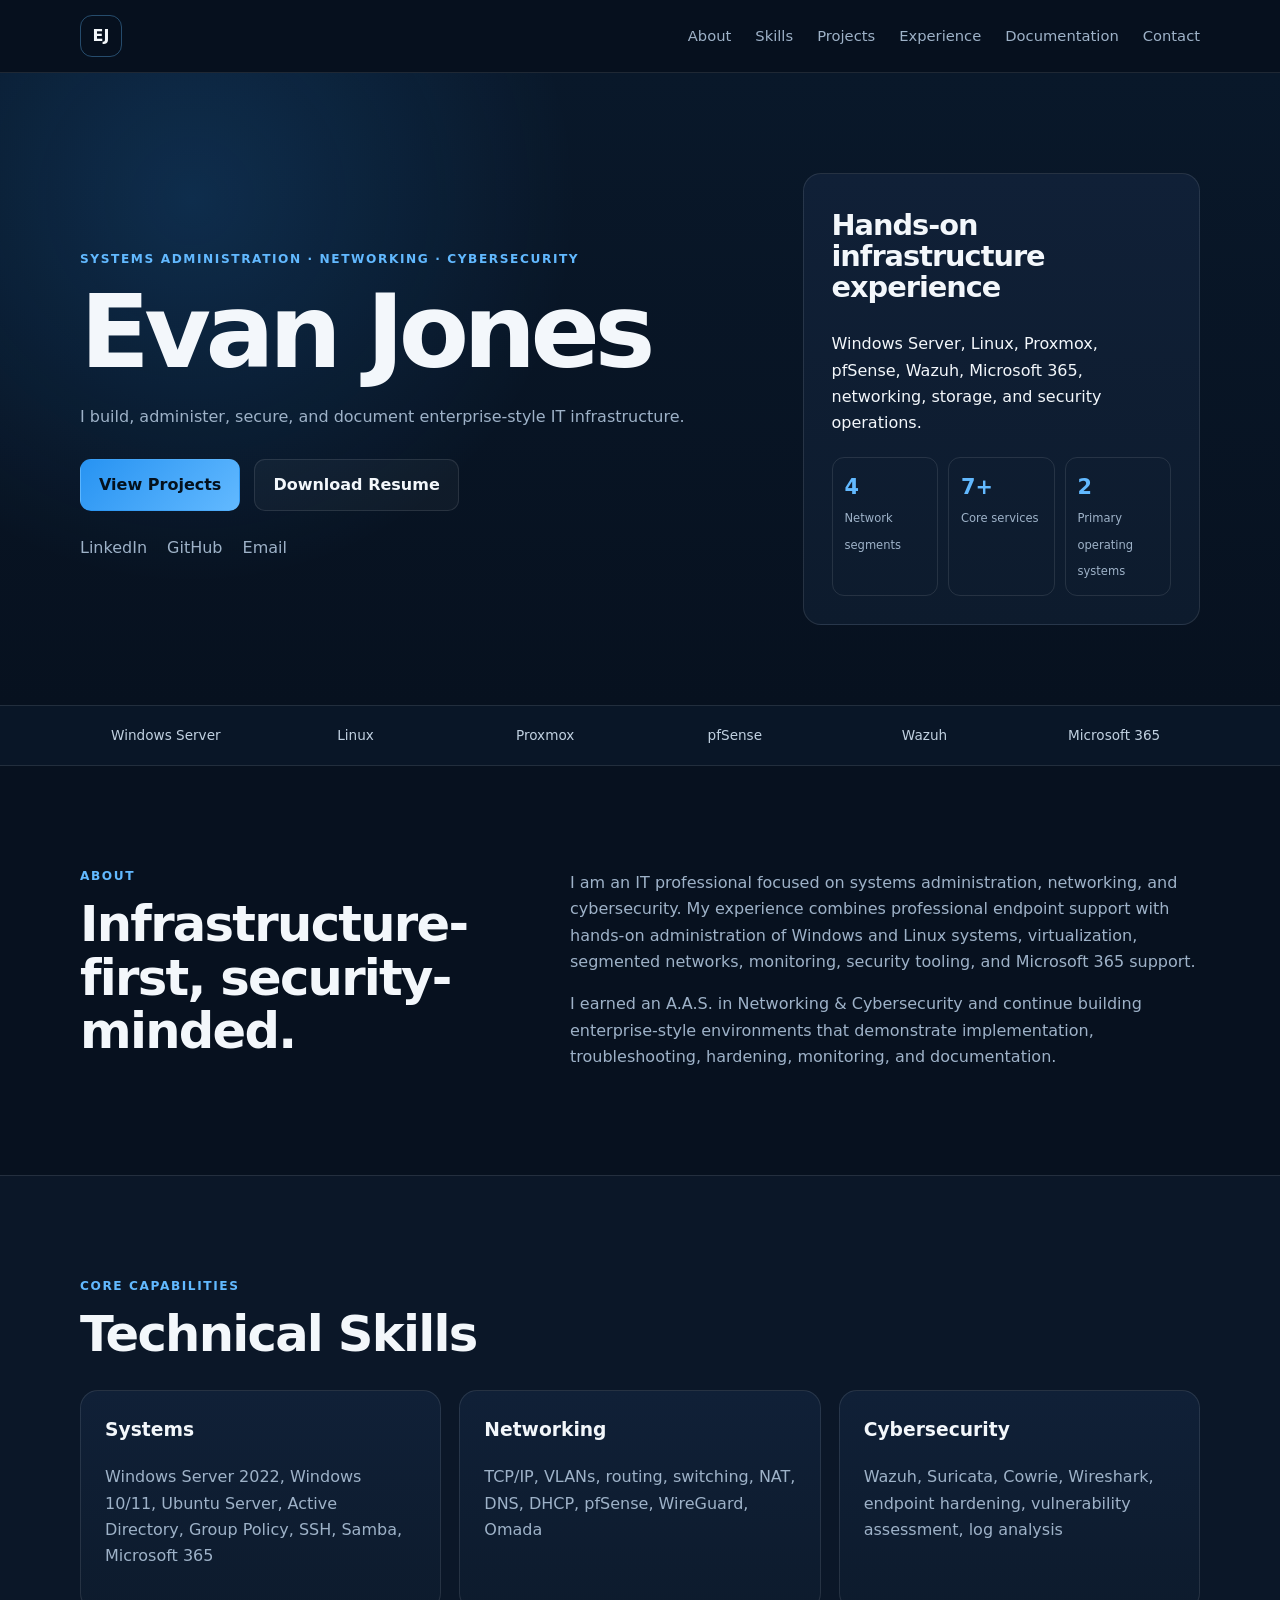
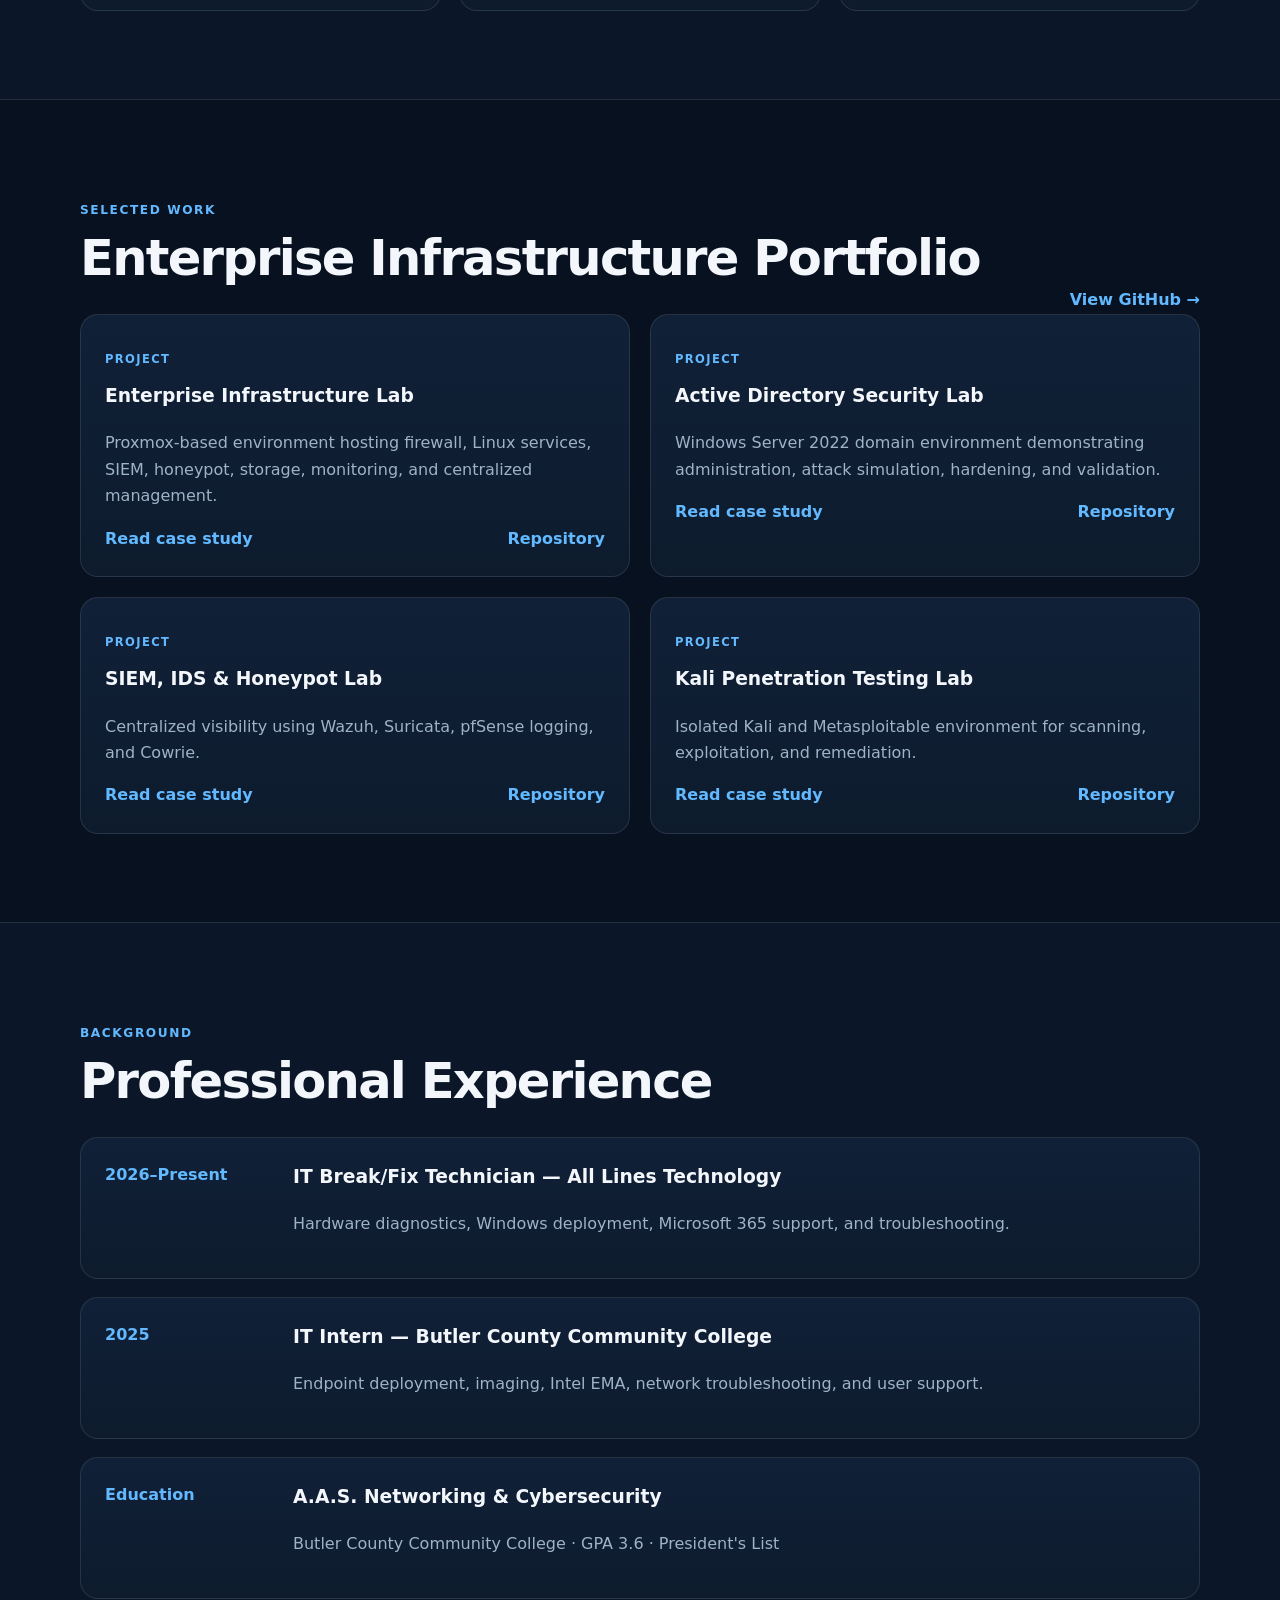
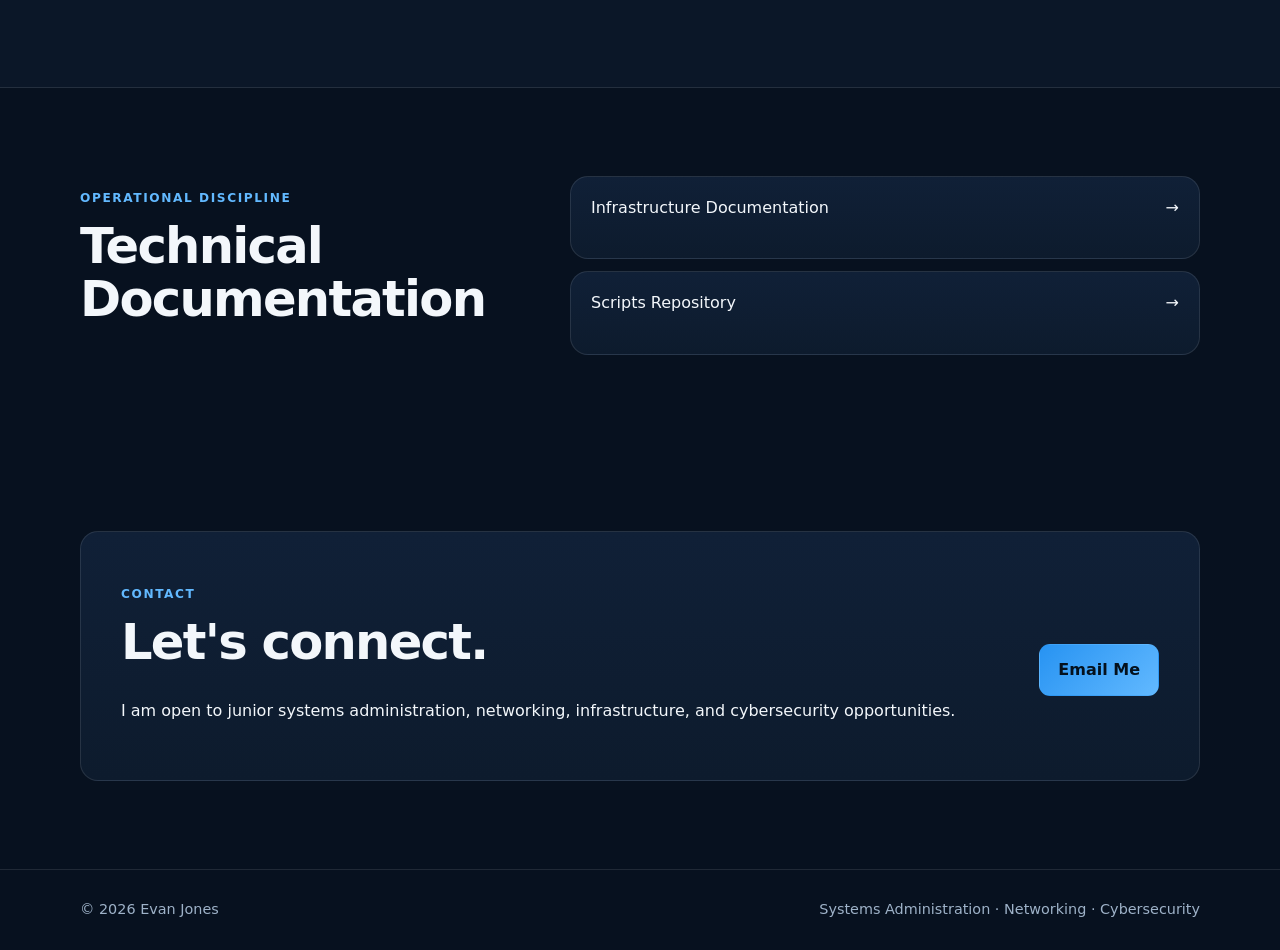
<file: index.html>
<!doctype html><html><head><meta charset="utf-8"><meta name="viewport" content="width=device-width,initial-scale=1"><title>Evan Jones | IT Infrastructure Portfolio</title><link rel="stylesheet" href="styles.css"></head><body><header class="site-header"><nav class="nav container"><a class="brand" href="index.html">EJ</a><button class="menu-toggle" aria-expanded="false" aria-controls="nav-links">Menu</button><div id="nav-links" class="nav-links"><a href="index.html#about">About</a><a href="index.html#skills">Skills</a><a href="index.html#projects">Projects</a><a href="index.html#experience">Experience</a><a href="index.html#documentation">Documentation</a><a href="index.html#contact">Contact</a></div></nav></header><main><section class="hero"><div class="container hero-grid"><div><p class="eyebrow">Systems Administration · Networking · Cybersecurity</p><h1>Evan Jones</h1><p class="hero-copy">I build, administer, secure, and document enterprise-style IT infrastructure.</p><div class="hero-actions"><a class="button primary" href="#projects">View Projects</a><a class="button secondary" href="Evan_Jones_Resume.docx">Download Resume</a></div><div class="quick-links"><a href="https://www.linkedin.com/in/evan-jones96">LinkedIn</a><a href="https://github.com/evnhjns96-ops">GitHub</a><a href="mailto:evnhjns96@gmail.com">Email</a></div></div><aside class="hero-card"><h2>Hands-on infrastructure experience</h2><p>Windows Server, Linux, Proxmox, pfSense, Wazuh, Microsoft 365, networking, storage, and security operations.</p><div class="mini-grid"><div><strong>4</strong><span>Network segments</span></div><div><strong>7+</strong><span>Core services</span></div><div><strong>2</strong><span>Primary operating systems</span></div></div></aside></div></section><section class="tech-strip"><div class="container tech-strip-grid"><span>Windows Server</span><span>Linux</span><span>Proxmox</span><span>pfSense</span><span>Wazuh</span><span>Microsoft 365</span></div></section><section class="section" id="about"><div class="container split"><div><p class="section-kicker">About</p><h2>Infrastructure-first, security-minded.</h2></div><div class="prose"><p>I am an IT professional focused on systems administration, networking, and cybersecurity. My experience combines professional endpoint support with hands-on administration of Windows and Linux systems, virtualization, segmented networks, monitoring, security tooling, and Microsoft 365 support.</p><p>I earned an A.A.S. in Networking &amp; Cybersecurity and continue building enterprise-style environments that demonstrate implementation, troubleshooting, hardening, monitoring, and documentation.</p></div></div></section><section class="section alt" id="skills"><div class="container"><p class="section-kicker">Core capabilities</p><h2>Technical Skills</h2><div class="card-grid"><article class="card"><h3>Systems</h3><p>Windows Server 2022, Windows 10/11, Ubuntu Server, Active Directory, Group Policy, SSH, Samba, Microsoft 365</p></article><article class="card"><h3>Networking</h3><p>TCP/IP, VLANs, routing, switching, NAT, DNS, DHCP, pfSense, WireGuard, Omada</p></article><article class="card"><h3>Cybersecurity</h3><p>Wazuh, Suricata, Cowrie, Wireshark, endpoint hardening, vulnerability assessment, log analysis</p></article></div></div></section><section class="section" id="projects"><div class="container"><div class="section-row"><div><p class="section-kicker">Selected work</p><h2>Enterprise Infrastructure Portfolio</h2></div><a class="text-link" href="https://github.com/evnhjns96-ops">View GitHub →</a></div><div class="project-grid"><article class="project-card"><p class="project-type">Project</p><h3>Enterprise Infrastructure Lab</h3><p>Proxmox-based environment hosting firewall, Linux services, SIEM, honeypot, storage, monitoring, and centralized management.</p><div class="project-links"><a href="enterprise-infrastructure.html">Read case study</a><a href="https://github.com/evnhjns96-ops/enterprise-infrastructure-lab">Repository</a></div></article><article class="project-card"><p class="project-type">Project</p><h3>Active Directory Security Lab</h3><p>Windows Server 2022 domain environment demonstrating administration, attack simulation, hardening, and validation.</p><div class="project-links"><a href="active-directory.html">Read case study</a><a href="https://github.com/evnhjns96-ops/active-directory-security-lab">Repository</a></div></article><article class="project-card"><p class="project-type">Project</p><h3>SIEM, IDS & Honeypot Lab</h3><p>Centralized visibility using Wazuh, Suricata, pfSense logging, and Cowrie.</p><div class="project-links"><a href="security-operations.html">Read case study</a><a href="https://github.com/evnhjns96-ops/security-operations-lab">Repository</a></div></article><article class="project-card"><p class="project-type">Project</p><h3>Kali Penetration Testing Lab</h3><p>Isolated Kali and Metasploitable environment for scanning, exploitation, and remediation.</p><div class="project-links"><a href="kali-pentest.html">Read case study</a><a href="https://github.com/evnhjns96-ops/kali-pentest-lab">Repository</a></div></article></div></div></section><section class="section alt" id="experience"><div class="container"><p class="section-kicker">Background</p><h2>Professional Experience</h2><div class="timeline"><article><div class="timeline-date">2026–Present</div><div><h3>IT Break/Fix Technician — All Lines Technology</h3><p>Hardware diagnostics, Windows deployment, Microsoft 365 support, and troubleshooting.</p></div></article><article><div class="timeline-date">2025</div><div><h3>IT Intern — Butler County Community College</h3><p>Endpoint deployment, imaging, Intel EMA, network troubleshooting, and user support.</p></div></article><article><div class="timeline-date">Education</div><div><h3>A.A.S. Networking &amp; Cybersecurity</h3><p>Butler County Community College · GPA 3.6 · President's List</p></div></article></div></div></section><section class="section" id="documentation"><div class="container split"><div><p class="section-kicker">Operational discipline</p><h2>Technical Documentation</h2></div><div class="doc-list"><a href="https://github.com/evnhjns96-ops/technical-documentation"><span>Infrastructure Documentation</span><span>→</span></a><a href="https://github.com/evnhjns96-ops/scripts"><span>Scripts Repository</span><span>→</span></a></div></div></section><section class="section" id="contact"><div class="container contact-card"><div><p class="section-kicker">Contact</p><h2>Let's connect.</h2><p>I am open to junior systems administration, networking, infrastructure, and cybersecurity opportunities.</p></div><div class="hero-actions"><a class="button primary" href="mailto:evnhjns96@gmail.com">Email Me</a></div></div></section></main><footer><div class="container footer-content"><span>© <span id="year"></span> Evan Jones</span><span>Systems Administration · Networking · Cybersecurity</span></div></footer><script src="script.js"></script></body></html>
</file>
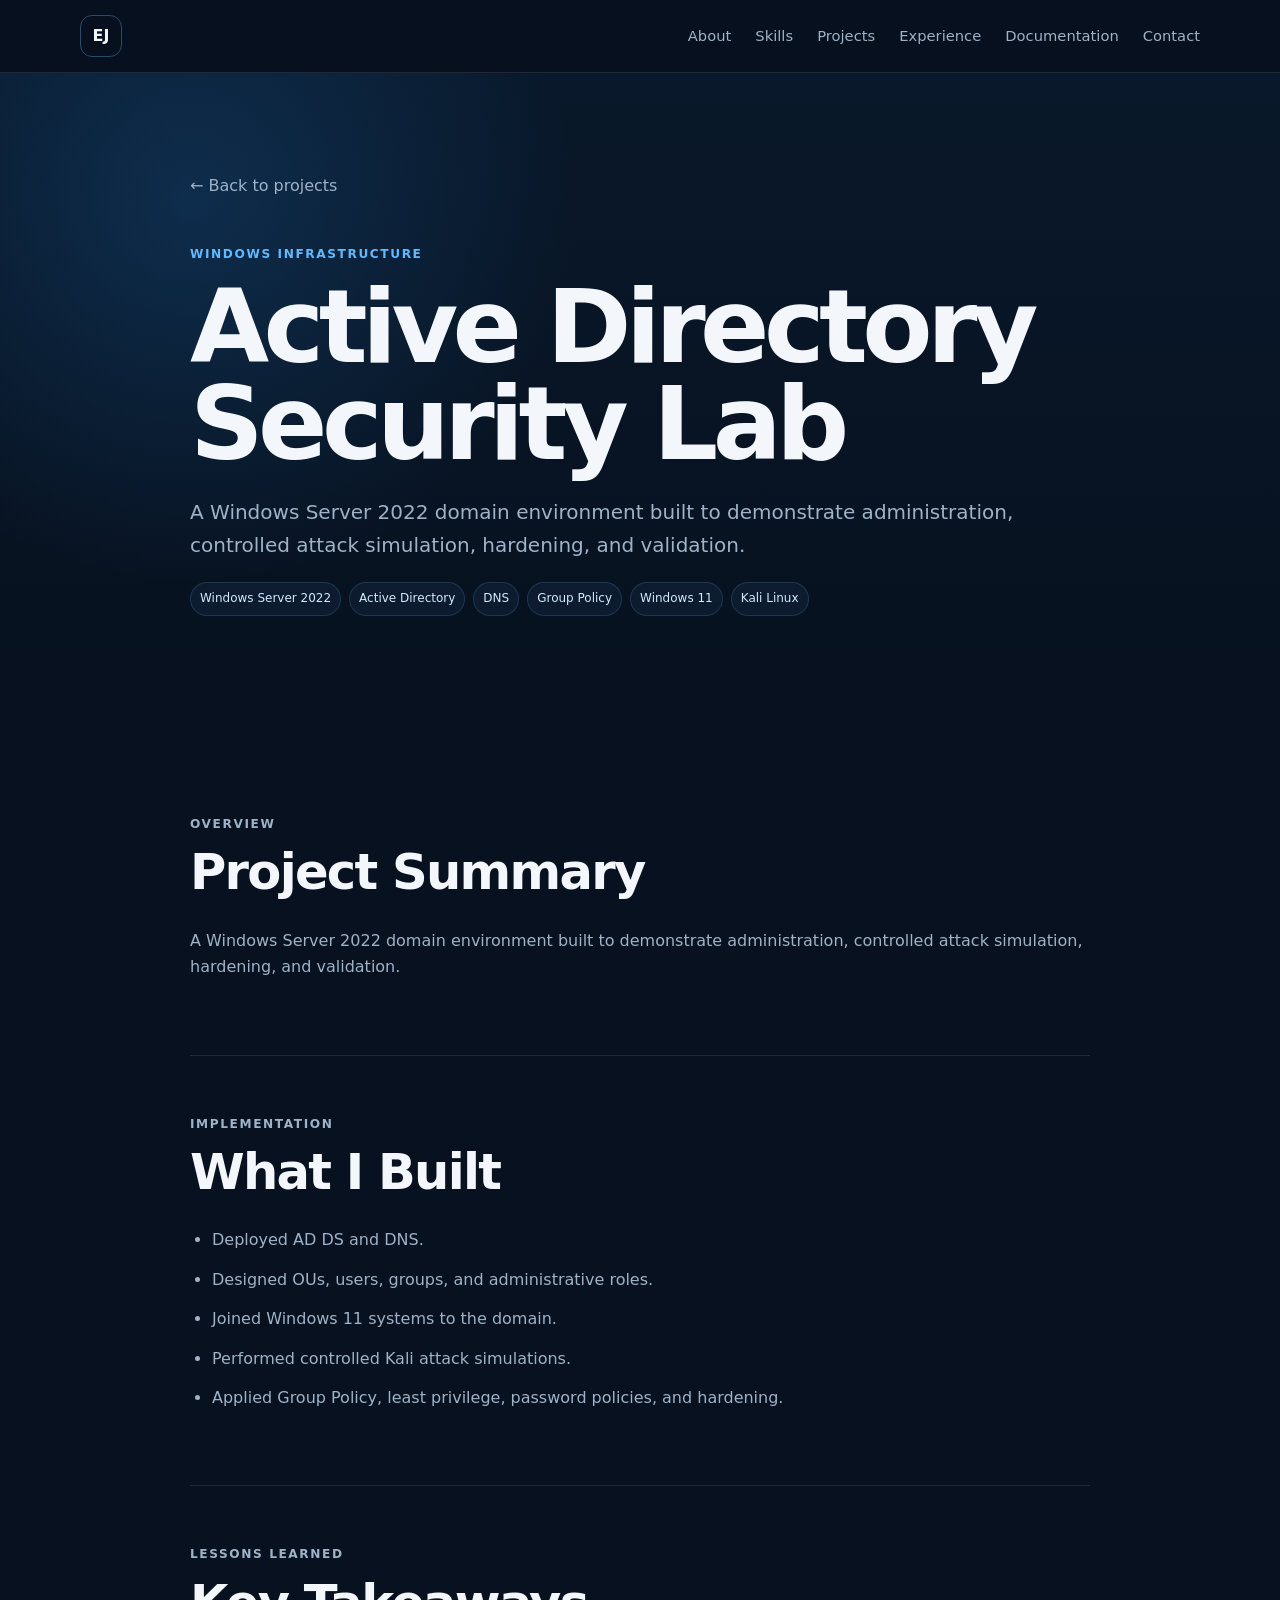
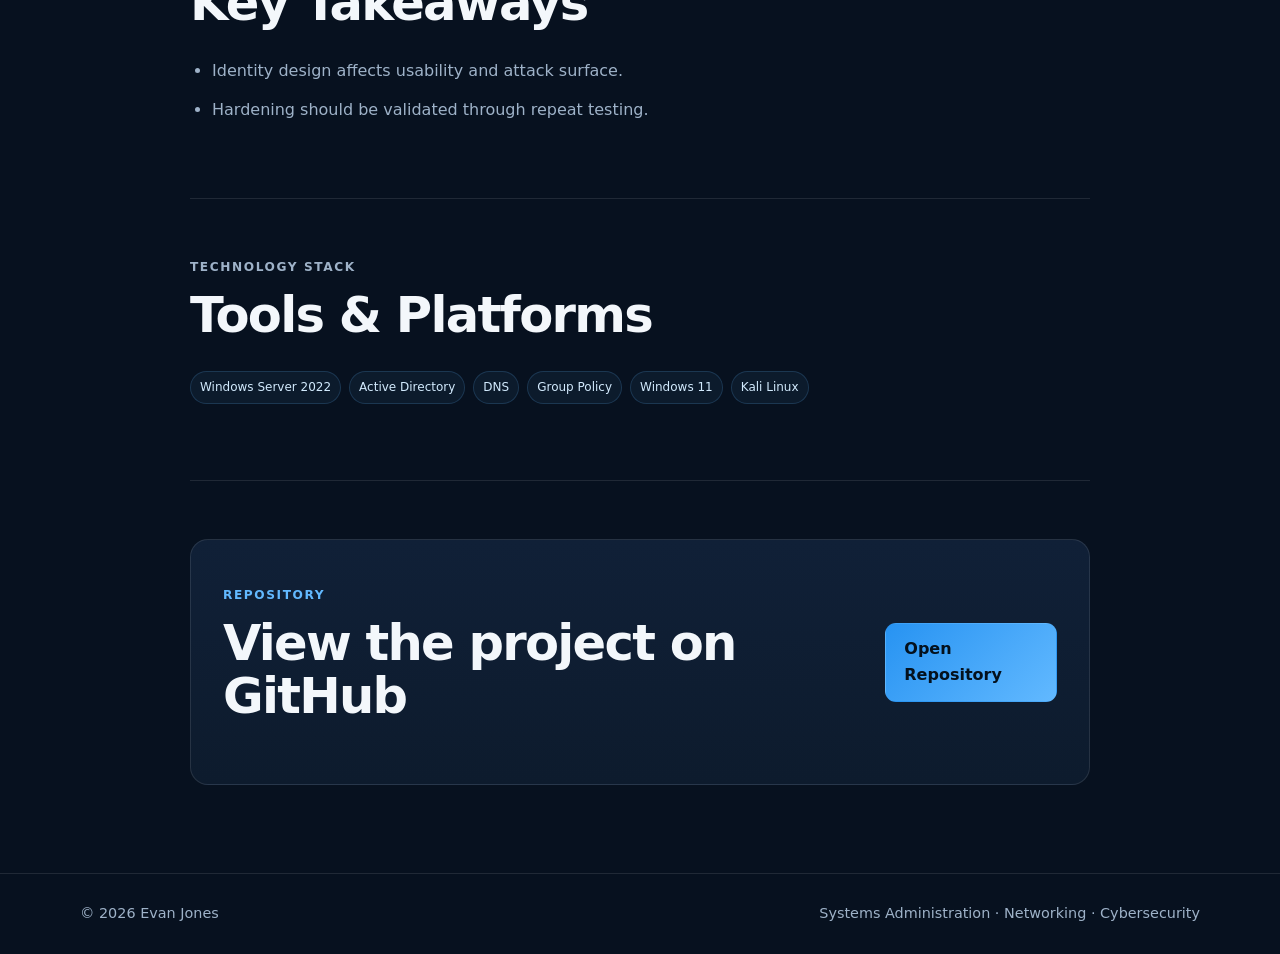
<file: active-directory.html>
<!doctype html><html><head><meta charset="utf-8"><meta name="viewport" content="width=device-width,initial-scale=1"><title>Active Directory Security Lab | Evan Jones</title><link rel="stylesheet" href="styles.css"></head><body><header class="site-header"><nav class="nav container"><a class="brand" href="index.html">EJ</a><button class="menu-toggle" aria-expanded="false" aria-controls="nav-links">Menu</button><div id="nav-links" class="nav-links"><a href="index.html#about">About</a><a href="index.html#skills">Skills</a><a href="index.html#projects">Projects</a><a href="index.html#experience">Experience</a><a href="index.html#documentation">Documentation</a><a href="index.html#contact">Contact</a></div></nav></header><main><section class="case-hero"><div class="container case-hero-content"><a class="back-link" href="index.html#projects">← Back to projects</a><p class="section-kicker">Windows Infrastructure</p><h1>Active Directory Security Lab</h1><p class="case-intro">A Windows Server 2022 domain environment built to demonstrate administration, controlled attack simulation, hardening, and validation.</p><div class="tags"><span>Windows Server 2022</span><span>Active Directory</span><span>DNS</span><span>Group Policy</span><span>Windows 11</span><span>Kali Linux</span></div></div></section><section class="section"><div class="container case-content"><section class="case-block"><p class="section-kicker">Overview</p><h2>Project Summary</h2><p>A Windows Server 2022 domain environment built to demonstrate administration, controlled attack simulation, hardening, and validation.</p></section><section class="case-block"><p class="section-kicker">Implementation</p><h2>What I Built</h2><ul class="case-list"><li>Deployed AD DS and DNS.</li><li>Designed OUs, users, groups, and administrative roles.</li><li>Joined Windows 11 systems to the domain.</li><li>Performed controlled Kali attack simulations.</li><li>Applied Group Policy, least privilege, password policies, and hardening.</li></ul></section><section class="case-block"><p class="section-kicker">Lessons Learned</p><h2>Key Takeaways</h2><ul class="case-list"><li>Identity design affects usability and attack surface.</li><li>Hardening should be validated through repeat testing.</li></ul></section><section class="case-block"><p class="section-kicker">Technology Stack</p><h2>Tools & Platforms</h2><div class="tags"><span>Windows Server 2022</span><span>Active Directory</span><span>DNS</span><span>Group Policy</span><span>Windows 11</span><span>Kali Linux</span></div></section><section class="case-cta"><div><p class="section-kicker">Repository</p><h2>View the project on GitHub</h2></div><a class="button primary" href="https://github.com/evnhjns96-ops/active-directory-security-lab">Open Repository</a></section></div></section></main><footer><div class="container footer-content"><span>© <span id="year"></span> Evan Jones</span><span>Systems Administration · Networking · Cybersecurity</span></div></footer><script src="script.js"></script></body></html>
</file>
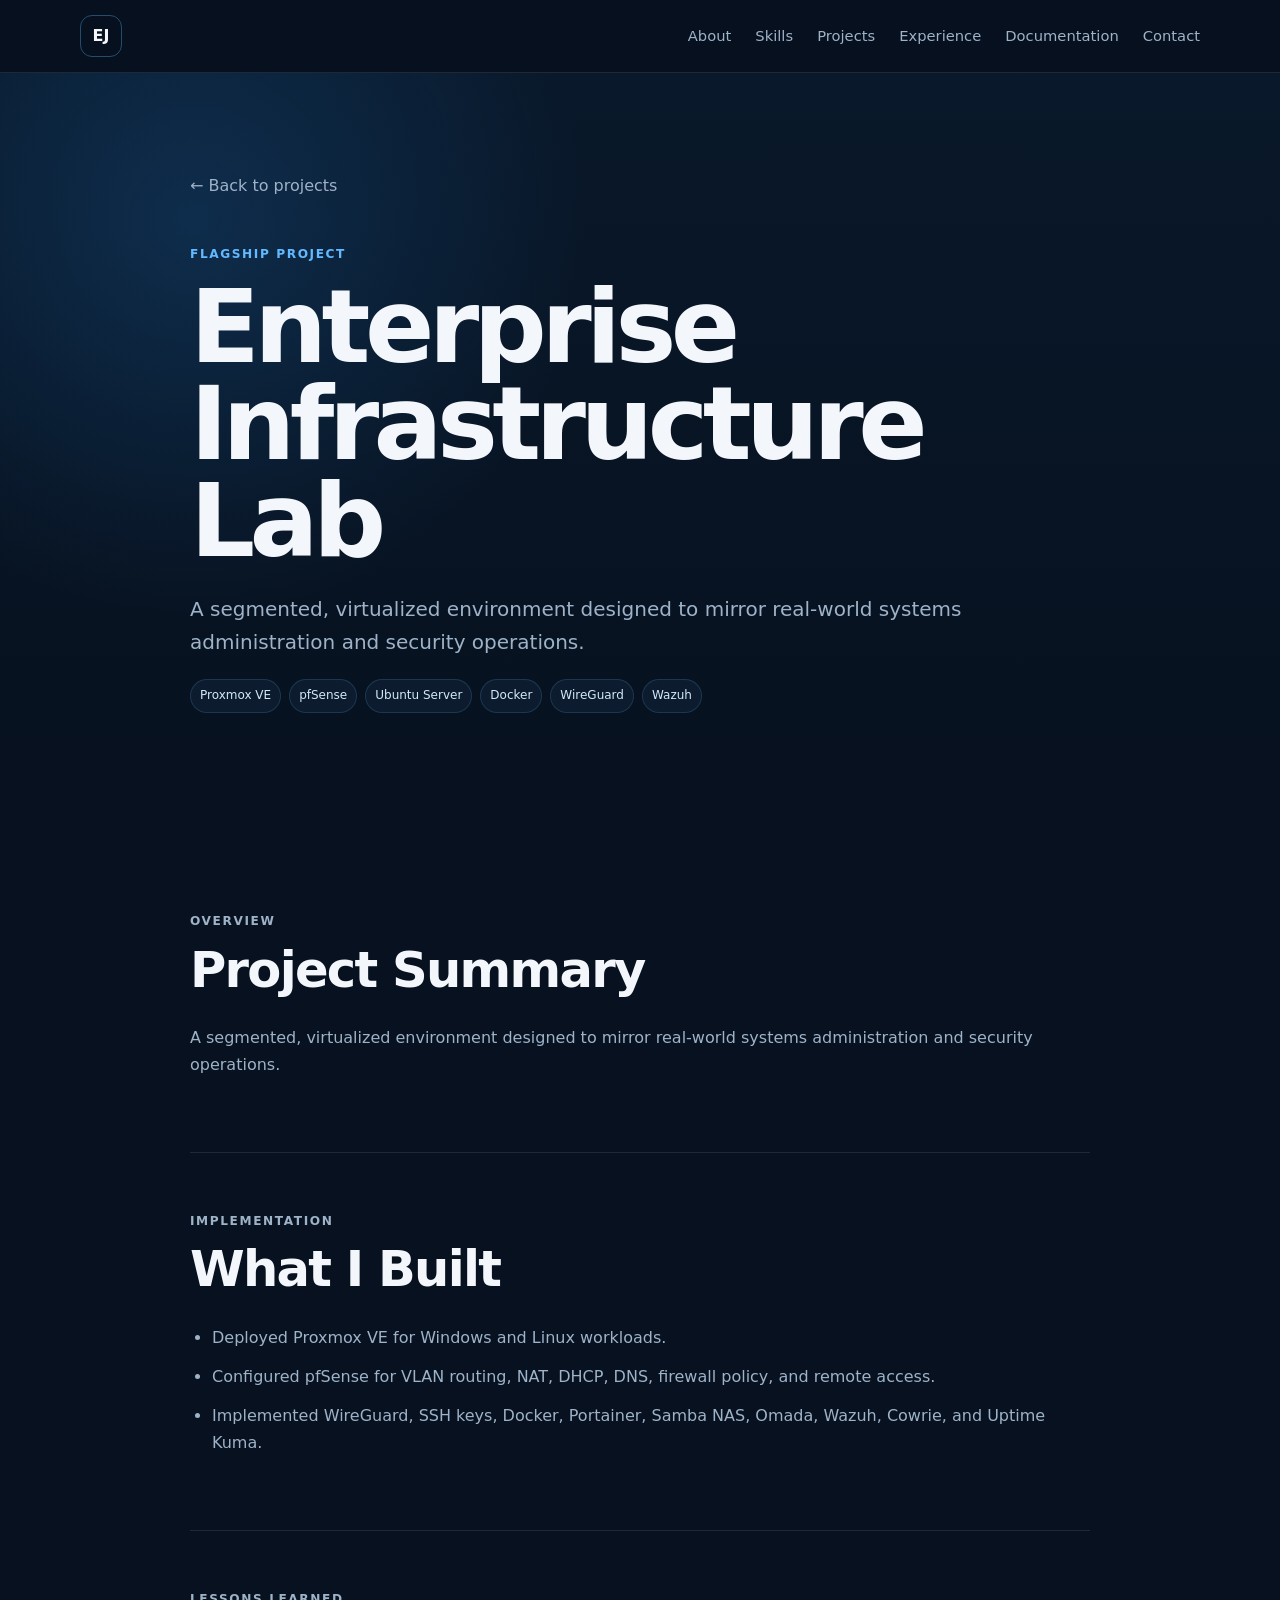
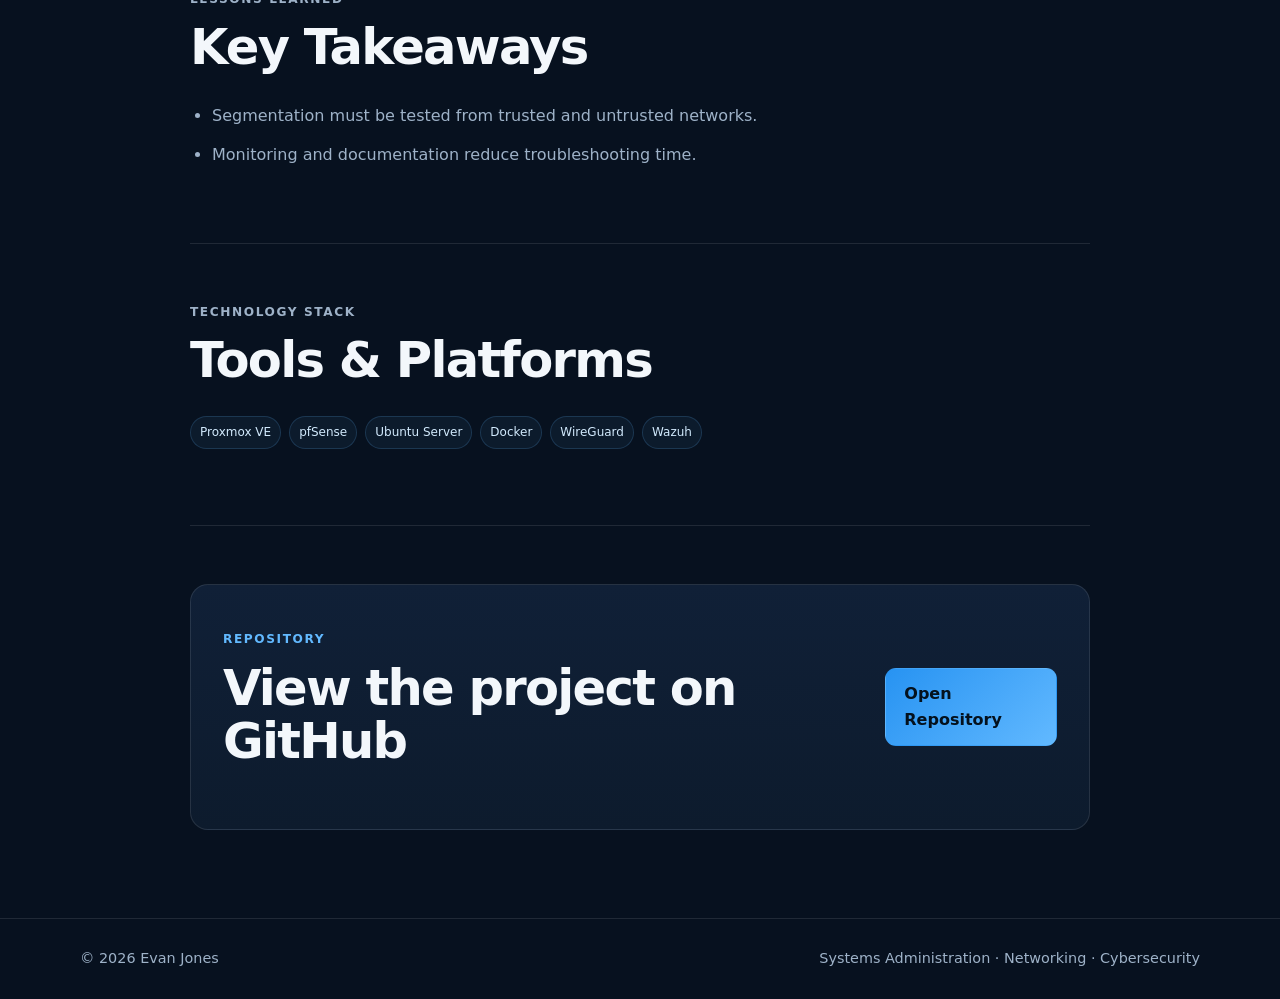
<file: enterprise-infrastructure.html>
<!doctype html><html><head><meta charset="utf-8"><meta name="viewport" content="width=device-width,initial-scale=1"><title>Enterprise Infrastructure Lab | Evan Jones</title><link rel="stylesheet" href="styles.css"></head><body><header class="site-header"><nav class="nav container"><a class="brand" href="index.html">EJ</a><button class="menu-toggle" aria-expanded="false" aria-controls="nav-links">Menu</button><div id="nav-links" class="nav-links"><a href="index.html#about">About</a><a href="index.html#skills">Skills</a><a href="index.html#projects">Projects</a><a href="index.html#experience">Experience</a><a href="index.html#documentation">Documentation</a><a href="index.html#contact">Contact</a></div></nav></header><main><section class="case-hero"><div class="container case-hero-content"><a class="back-link" href="index.html#projects">← Back to projects</a><p class="section-kicker">Flagship Project</p><h1>Enterprise Infrastructure Lab</h1><p class="case-intro">A segmented, virtualized environment designed to mirror real-world systems administration and security operations.</p><div class="tags"><span>Proxmox VE</span><span>pfSense</span><span>Ubuntu Server</span><span>Docker</span><span>WireGuard</span><span>Wazuh</span></div></div></section><section class="section"><div class="container case-content"><section class="case-block"><p class="section-kicker">Overview</p><h2>Project Summary</h2><p>A segmented, virtualized environment designed to mirror real-world systems administration and security operations.</p></section><section class="case-block"><p class="section-kicker">Implementation</p><h2>What I Built</h2><ul class="case-list"><li>Deployed Proxmox VE for Windows and Linux workloads.</li><li>Configured pfSense for VLAN routing, NAT, DHCP, DNS, firewall policy, and remote access.</li><li>Implemented WireGuard, SSH keys, Docker, Portainer, Samba NAS, Omada, Wazuh, Cowrie, and Uptime Kuma.</li></ul></section><section class="case-block"><p class="section-kicker">Lessons Learned</p><h2>Key Takeaways</h2><ul class="case-list"><li>Segmentation must be tested from trusted and untrusted networks.</li><li>Monitoring and documentation reduce troubleshooting time.</li></ul></section><section class="case-block"><p class="section-kicker">Technology Stack</p><h2>Tools & Platforms</h2><div class="tags"><span>Proxmox VE</span><span>pfSense</span><span>Ubuntu Server</span><span>Docker</span><span>WireGuard</span><span>Wazuh</span></div></section><section class="case-cta"><div><p class="section-kicker">Repository</p><h2>View the project on GitHub</h2></div><a class="button primary" href="https://github.com/evnhjns96-ops/enterprise-infrastructure-lab">Open Repository</a></section></div></section></main><footer><div class="container footer-content"><span>© <span id="year"></span> Evan Jones</span><span>Systems Administration · Networking · Cybersecurity</span></div></footer><script src="script.js"></script></body></html>
</file>
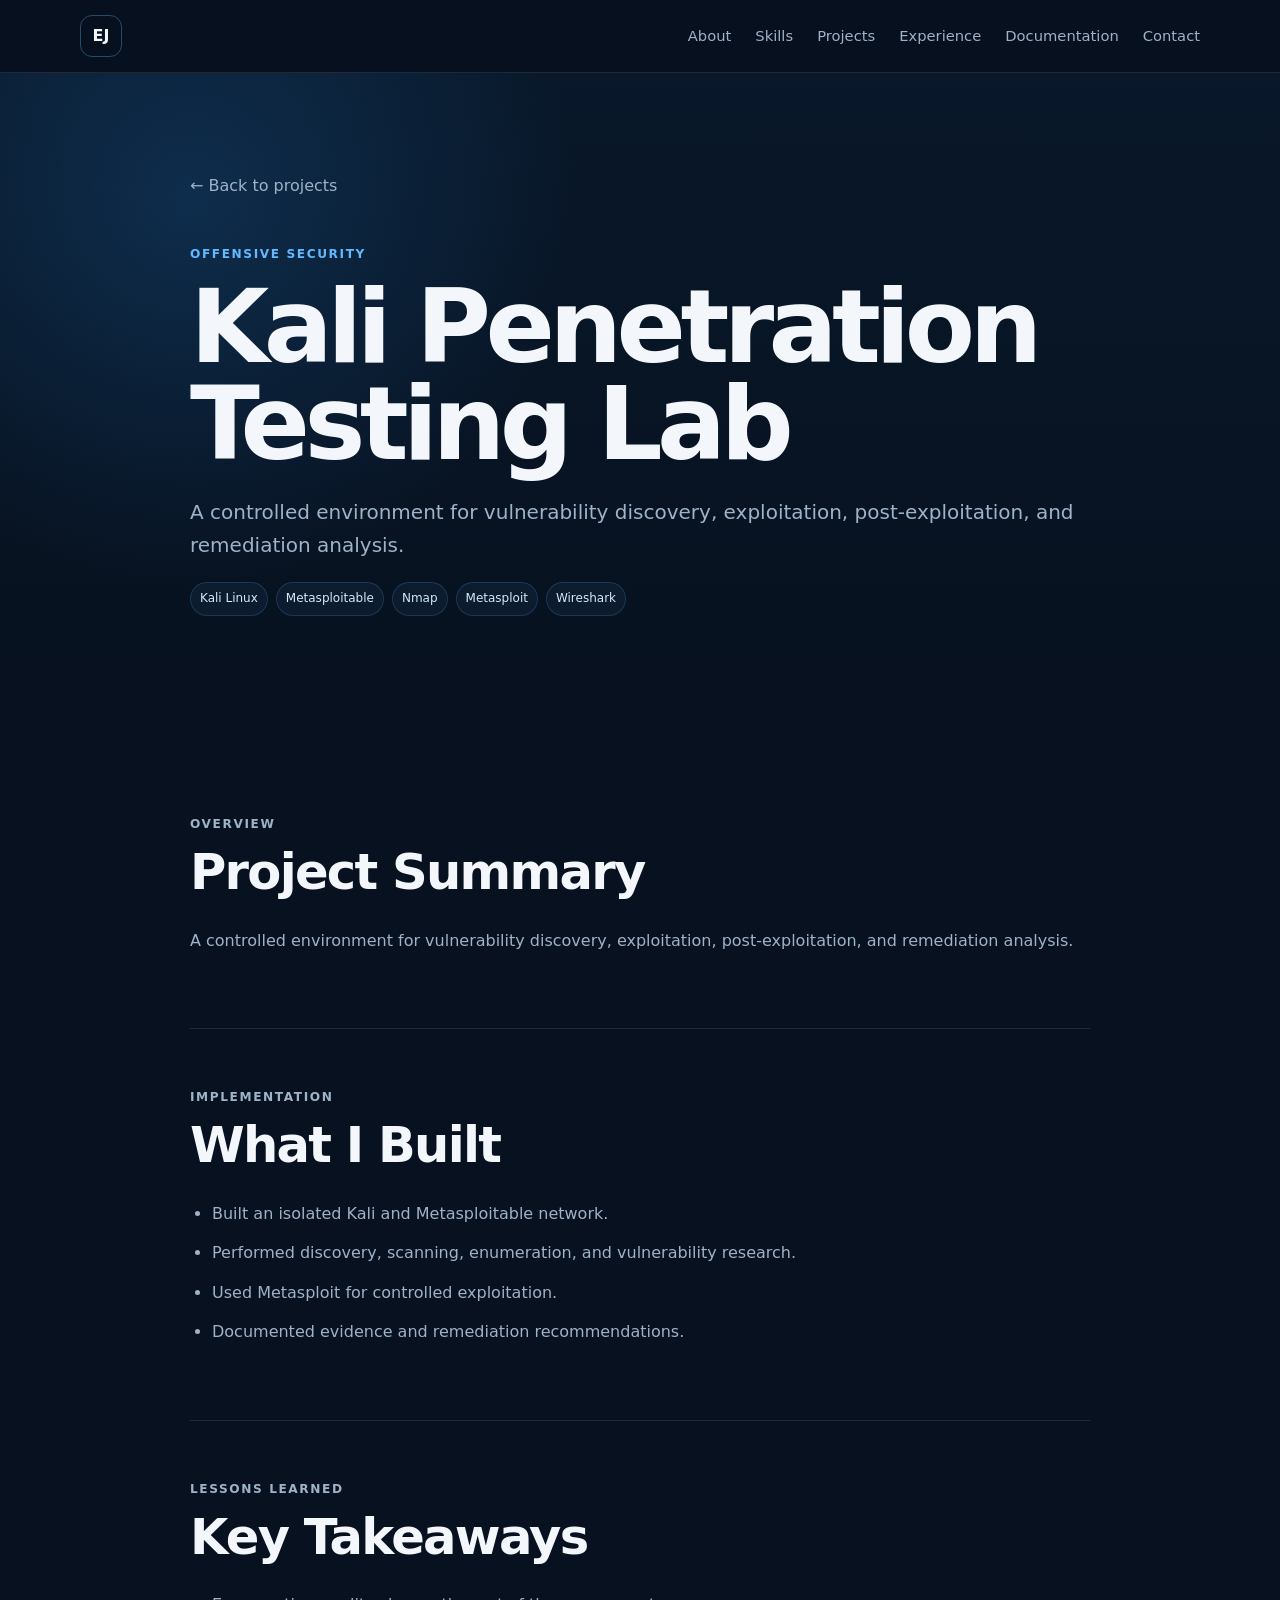
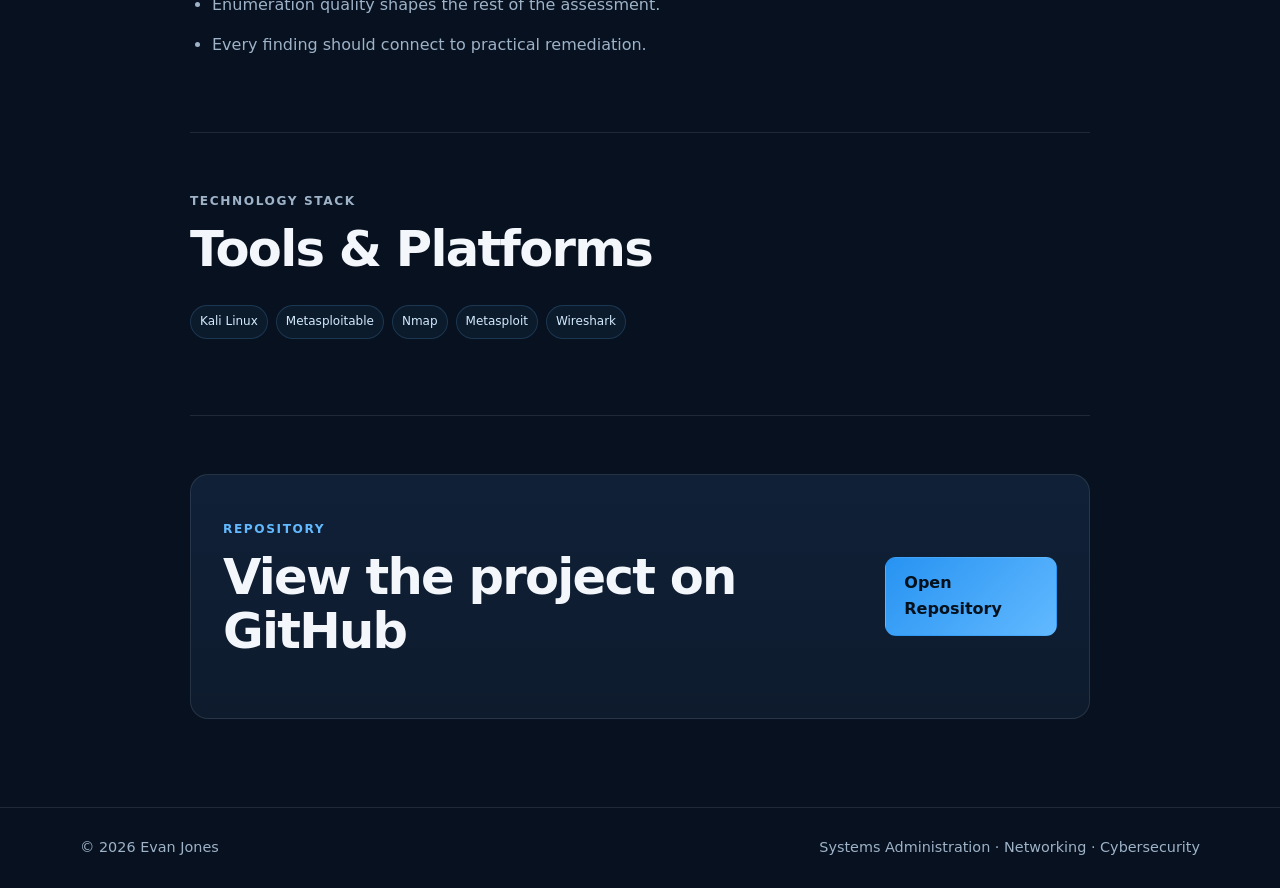
<file: kali-pentest.html>
<!doctype html><html><head><meta charset="utf-8"><meta name="viewport" content="width=device-width,initial-scale=1"><title>Kali Penetration Testing Lab | Evan Jones</title><link rel="stylesheet" href="styles.css"></head><body><header class="site-header"><nav class="nav container"><a class="brand" href="index.html">EJ</a><button class="menu-toggle" aria-expanded="false" aria-controls="nav-links">Menu</button><div id="nav-links" class="nav-links"><a href="index.html#about">About</a><a href="index.html#skills">Skills</a><a href="index.html#projects">Projects</a><a href="index.html#experience">Experience</a><a href="index.html#documentation">Documentation</a><a href="index.html#contact">Contact</a></div></nav></header><main><section class="case-hero"><div class="container case-hero-content"><a class="back-link" href="index.html#projects">← Back to projects</a><p class="section-kicker">Offensive Security</p><h1>Kali Penetration Testing Lab</h1><p class="case-intro">A controlled environment for vulnerability discovery, exploitation, post-exploitation, and remediation analysis.</p><div class="tags"><span>Kali Linux</span><span>Metasploitable</span><span>Nmap</span><span>Metasploit</span><span>Wireshark</span></div></div></section><section class="section"><div class="container case-content"><section class="case-block"><p class="section-kicker">Overview</p><h2>Project Summary</h2><p>A controlled environment for vulnerability discovery, exploitation, post-exploitation, and remediation analysis.</p></section><section class="case-block"><p class="section-kicker">Implementation</p><h2>What I Built</h2><ul class="case-list"><li>Built an isolated Kali and Metasploitable network.</li><li>Performed discovery, scanning, enumeration, and vulnerability research.</li><li>Used Metasploit for controlled exploitation.</li><li>Documented evidence and remediation recommendations.</li></ul></section><section class="case-block"><p class="section-kicker">Lessons Learned</p><h2>Key Takeaways</h2><ul class="case-list"><li>Enumeration quality shapes the rest of the assessment.</li><li>Every finding should connect to practical remediation.</li></ul></section><section class="case-block"><p class="section-kicker">Technology Stack</p><h2>Tools & Platforms</h2><div class="tags"><span>Kali Linux</span><span>Metasploitable</span><span>Nmap</span><span>Metasploit</span><span>Wireshark</span></div></section><section class="case-cta"><div><p class="section-kicker">Repository</p><h2>View the project on GitHub</h2></div><a class="button primary" href="https://github.com/evnhjns96-ops/kali-pentest-lab">Open Repository</a></section></div></section></main><footer><div class="container footer-content"><span>© <span id="year"></span> Evan Jones</span><span>Systems Administration · Networking · Cybersecurity</span></div></footer><script src="script.js"></script></body></html>
</file>
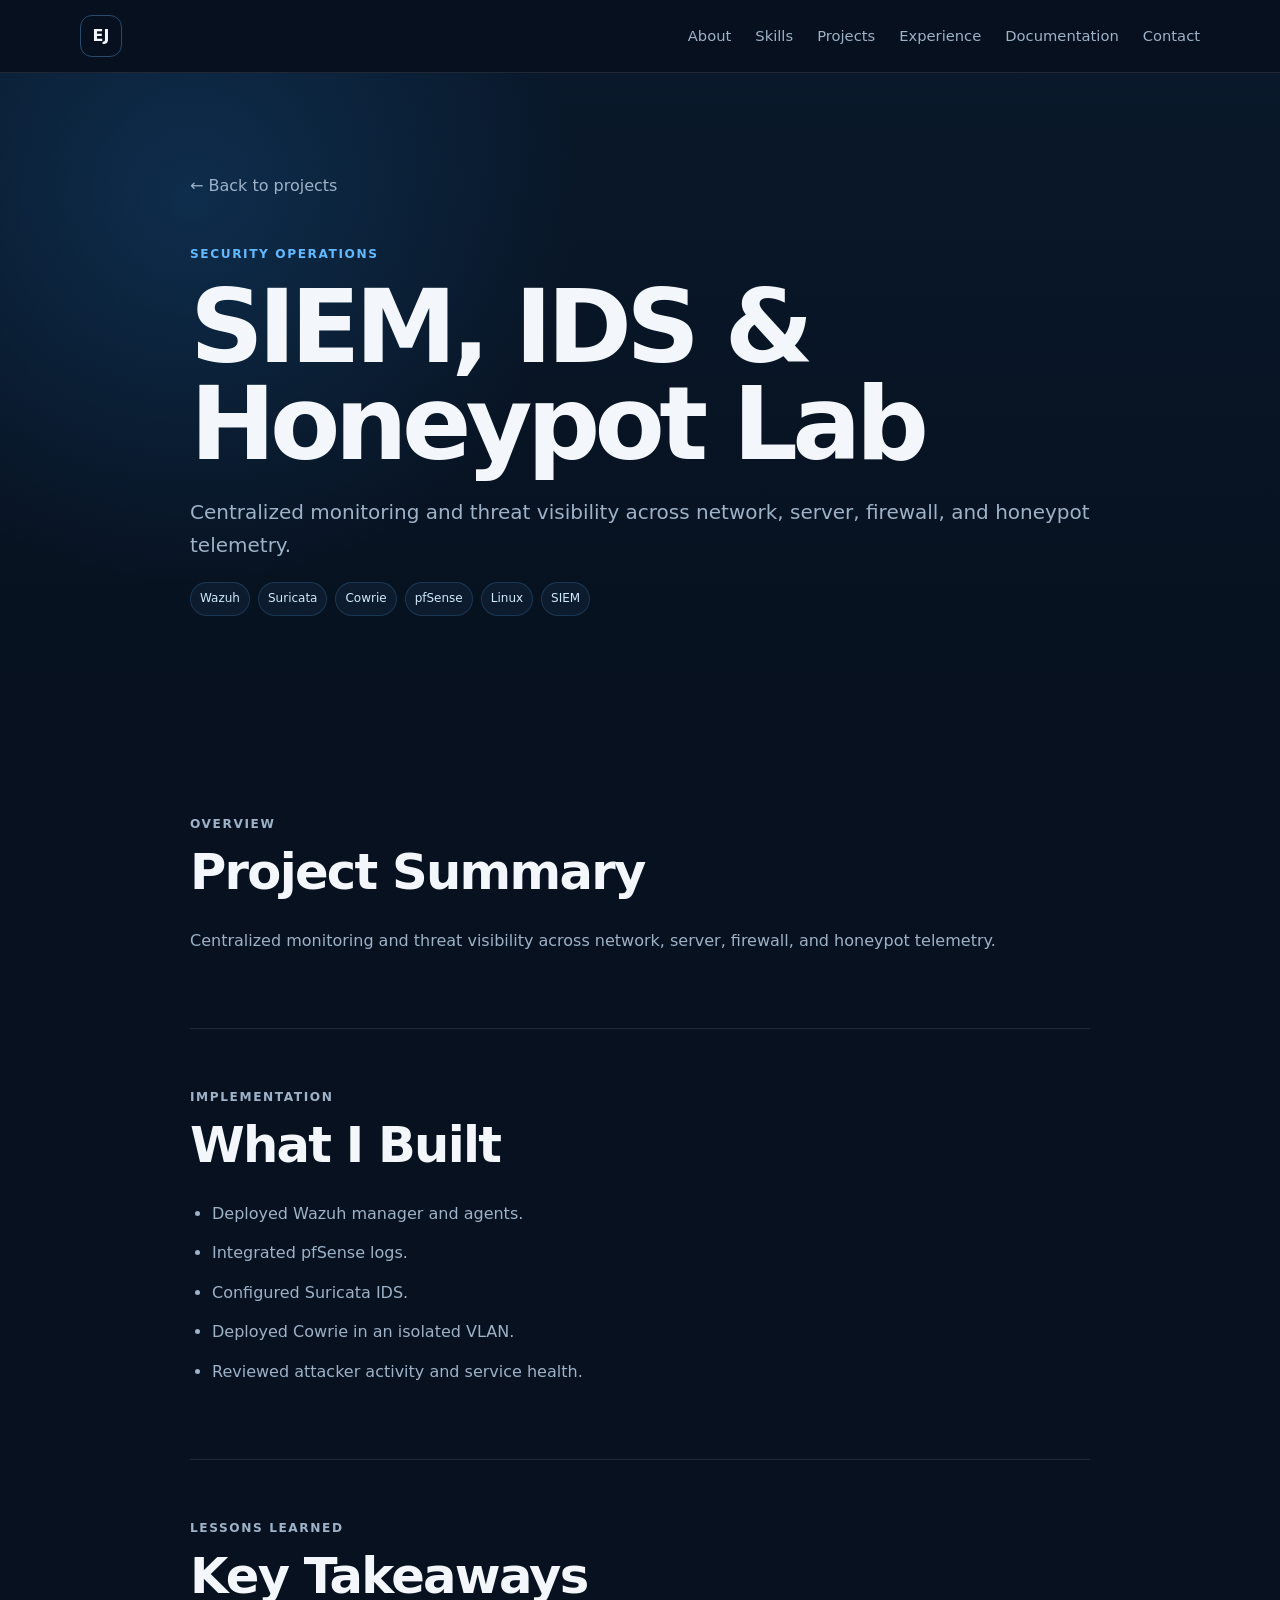
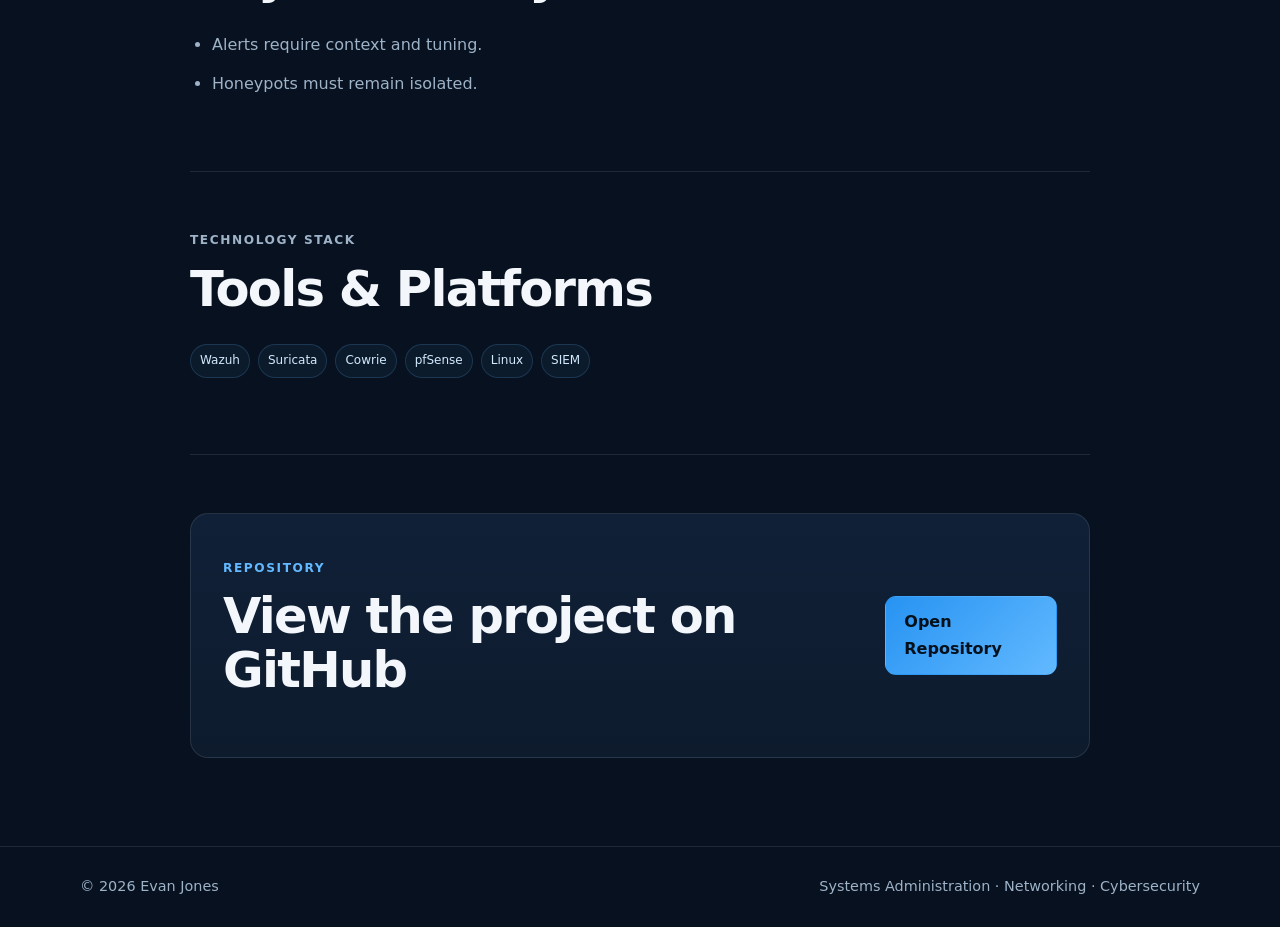
<file: security-operations.html>
<!doctype html><html><head><meta charset="utf-8"><meta name="viewport" content="width=device-width,initial-scale=1"><title>SIEM, IDS & Honeypot Lab | Evan Jones</title><link rel="stylesheet" href="styles.css"></head><body><header class="site-header"><nav class="nav container"><a class="brand" href="index.html">EJ</a><button class="menu-toggle" aria-expanded="false" aria-controls="nav-links">Menu</button><div id="nav-links" class="nav-links"><a href="index.html#about">About</a><a href="index.html#skills">Skills</a><a href="index.html#projects">Projects</a><a href="index.html#experience">Experience</a><a href="index.html#documentation">Documentation</a><a href="index.html#contact">Contact</a></div></nav></header><main><section class="case-hero"><div class="container case-hero-content"><a class="back-link" href="index.html#projects">← Back to projects</a><p class="section-kicker">Security Operations</p><h1>SIEM, IDS & Honeypot Lab</h1><p class="case-intro">Centralized monitoring and threat visibility across network, server, firewall, and honeypot telemetry.</p><div class="tags"><span>Wazuh</span><span>Suricata</span><span>Cowrie</span><span>pfSense</span><span>Linux</span><span>SIEM</span></div></div></section><section class="section"><div class="container case-content"><section class="case-block"><p class="section-kicker">Overview</p><h2>Project Summary</h2><p>Centralized monitoring and threat visibility across network, server, firewall, and honeypot telemetry.</p></section><section class="case-block"><p class="section-kicker">Implementation</p><h2>What I Built</h2><ul class="case-list"><li>Deployed Wazuh manager and agents.</li><li>Integrated pfSense logs.</li><li>Configured Suricata IDS.</li><li>Deployed Cowrie in an isolated VLAN.</li><li>Reviewed attacker activity and service health.</li></ul></section><section class="case-block"><p class="section-kicker">Lessons Learned</p><h2>Key Takeaways</h2><ul class="case-list"><li>Alerts require context and tuning.</li><li>Honeypots must remain isolated.</li></ul></section><section class="case-block"><p class="section-kicker">Technology Stack</p><h2>Tools & Platforms</h2><div class="tags"><span>Wazuh</span><span>Suricata</span><span>Cowrie</span><span>pfSense</span><span>Linux</span><span>SIEM</span></div></section><section class="case-cta"><div><p class="section-kicker">Repository</p><h2>View the project on GitHub</h2></div><a class="button primary" href="https://github.com/evnhjns96-ops/security-operations-lab">Open Repository</a></section></div></section></main><footer><div class="container footer-content"><span>© <span id="year"></span> Evan Jones</span><span>Systems Administration · Networking · Cybersecurity</span></div></footer><script src="script.js"></script></body></html>
</file>
<file: styles.css>
:root{--bg:#07111f;--alt:#0b1728;--panel:#102037;--text:#f3f7fb;--muted:#9eb2c8;--line:rgba(255,255,255,.1);--blue:#62b9ff;--radius:18px}*{box-sizing:border-box}html{scroll-behavior:smooth}body{margin:0;background:var(--bg);color:var(--text);font-family:Inter,system-ui,-apple-system,"Segoe UI",sans-serif;line-height:1.65}a{color:inherit}.container{width:min(1120px,calc(100% - 40px));margin:auto}.site-header{position:sticky;top:0;z-index:20;background:rgba(7,17,31,.9);border-bottom:1px solid var(--line);backdrop-filter:blur(14px)}.nav{min-height:72px;display:flex;align-items:center;justify-content:space-between}.brand{width:42px;height:42px;display:grid;place-items:center;border:1px solid rgba(98,185,255,.35);border-radius:12px;text-decoration:none;font-weight:900}.nav-links{display:flex;gap:24px}.nav-links a{text-decoration:none;color:var(--muted);font-size:.92rem}.menu-toggle{display:none}.hero,.case-hero{padding:100px 0 80px;background:radial-gradient(circle at 15% 20%,rgba(39,147,242,.18),transparent 32%),linear-gradient(180deg,#09182a,var(--bg))}.hero-grid{display:grid;grid-template-columns:1.25fr .75fr;gap:60px;align-items:center}.eyebrow,.section-kicker{color:var(--blue);text-transform:uppercase;letter-spacing:.13em;font-size:.76rem;font-weight:850}h1{font-size:clamp(3.5rem,8vw,6.5rem);line-height:.95;letter-spacing:-.055em;margin:14px 0 24px}h2{font-size:clamp(2rem,4vw,3.1rem);line-height:1.08;letter-spacing:-.035em;margin:8px 0 28px}h3{margin-top:0}.hero-copy,.case-intro,.muted,.prose p,.card p,.project-card p,.timeline p,.case-block p,.case-list{color:var(--muted)}.hero-actions{display:flex;gap:14px;flex-wrap:wrap;margin-top:28px}.button{display:inline-flex;padding:12px 18px;border-radius:11px;text-decoration:none;font-weight:800;border:1px solid transparent}.primary{background:linear-gradient(135deg,#2793f2,var(--blue));color:#04111d}.secondary{border-color:var(--line);background:rgba(255,255,255,.035)}.quick-links{display:flex;gap:20px;flex-wrap:wrap;margin-top:24px}.quick-links a{text-decoration:none;color:var(--muted)}.hero-card,.card,.project-card,.timeline article,.doc-list a,.contact-card,.case-cta{border:1px solid var(--line);border-radius:var(--radius);background:linear-gradient(180deg,var(--panel),#0d1b2d)}.hero-card{padding:28px}.hero-card h2{font-size:1.8rem}.mini-grid{display:grid;grid-template-columns:repeat(3,1fr);gap:10px;margin-top:20px}.mini-grid div{padding:12px;border:1px solid var(--line);border-radius:12px}.mini-grid strong{display:block;color:var(--blue);font-size:1.3rem}.mini-grid span{font-size:.72rem;color:var(--muted)}.tech-strip{border-block:1px solid var(--line);background:#091627}.tech-strip-grid{display:grid;grid-template-columns:repeat(6,1fr);gap:18px;padding:18px 0;text-align:center;color:#c1d1e1;font-size:.85rem}.section{padding:88px 0}.alt{background:var(--alt);border-block:1px solid var(--line)}.split{display:grid;grid-template-columns:.8fr 1.2fr;gap:70px}.card-grid{display:grid;grid-template-columns:repeat(3,1fr);gap:18px}.card,.project-card{padding:24px}.section-row{display:flex;justify-content:space-between;align-items:end}.text-link,.project-links a{color:var(--blue);text-decoration:none;font-weight:800}.project-grid{display:grid;grid-template-columns:repeat(2,1fr);gap:20px}.project-type{color:var(--blue)!important;text-transform:uppercase;letter-spacing:.12em;font-size:.72rem;font-weight:850}.tags{display:flex;gap:8px;flex-wrap:wrap;margin:18px 0}.tags span{padding:6px 9px;border-radius:999px;border:1px solid rgba(98,185,255,.18);background:rgba(98,185,255,.06);color:#d2eafd;font-size:.75rem}.project-links{display:flex;justify-content:space-between;gap:16px;flex-wrap:wrap}.timeline{display:grid;gap:18px}.timeline article{display:grid;grid-template-columns:160px 1fr;gap:28px;padding:24px}.timeline-date{color:var(--blue);font-weight:850}.doc-list{display:grid;gap:12px}.doc-list a{display:flex;justify-content:space-between;padding:18px 20px;text-decoration:none}.contact-card{display:flex;justify-content:space-between;align-items:center;gap:30px;padding:40px}footer{border-top:1px solid var(--line);padding:28px 0;color:var(--muted);font-size:.9rem}.footer-content{display:flex;justify-content:space-between}.case-hero-content,.case-content{max-width:900px}.back-link{display:inline-block;margin-bottom:32px;color:var(--muted);text-decoration:none}.case-intro{font-size:1.25rem}.case-block{padding-bottom:58px;margin-bottom:58px;border-bottom:1px solid var(--line)}.case-list{padding-left:22px}.case-list li{margin-bottom:13px}.case-cta{display:flex;justify-content:space-between;align-items:center;gap:30px;padding:32px}@media(max-width:900px){.hero-grid,.split{grid-template-columns:1fr}.card-grid,.project-grid{grid-template-columns:1fr}.tech-strip-grid{grid-template-columns:repeat(3,1fr)}.menu-toggle{display:inline-flex;background:transparent;color:var(--text);border:1px solid var(--line);padding:8px 12px;border-radius:8px}.nav-links{display:none;position:absolute;top:72px;left:20px;right:20px;flex-direction:column;padding:18px;background:var(--panel);border:1px solid var(--line);border-radius:14px}.nav-links.open{display:flex}.timeline article{grid-template-columns:1fr}.contact-card,.case-cta,.footer-content,.section-row{flex-direction:column;align-items:flex-start}.mini-grid{grid-template-columns:1fr}}@media(max-width:560px){.container{width:min(100% - 28px,1120px)}.tech-strip-grid{grid-template-columns:repeat(2,1fr)}}
</file>
